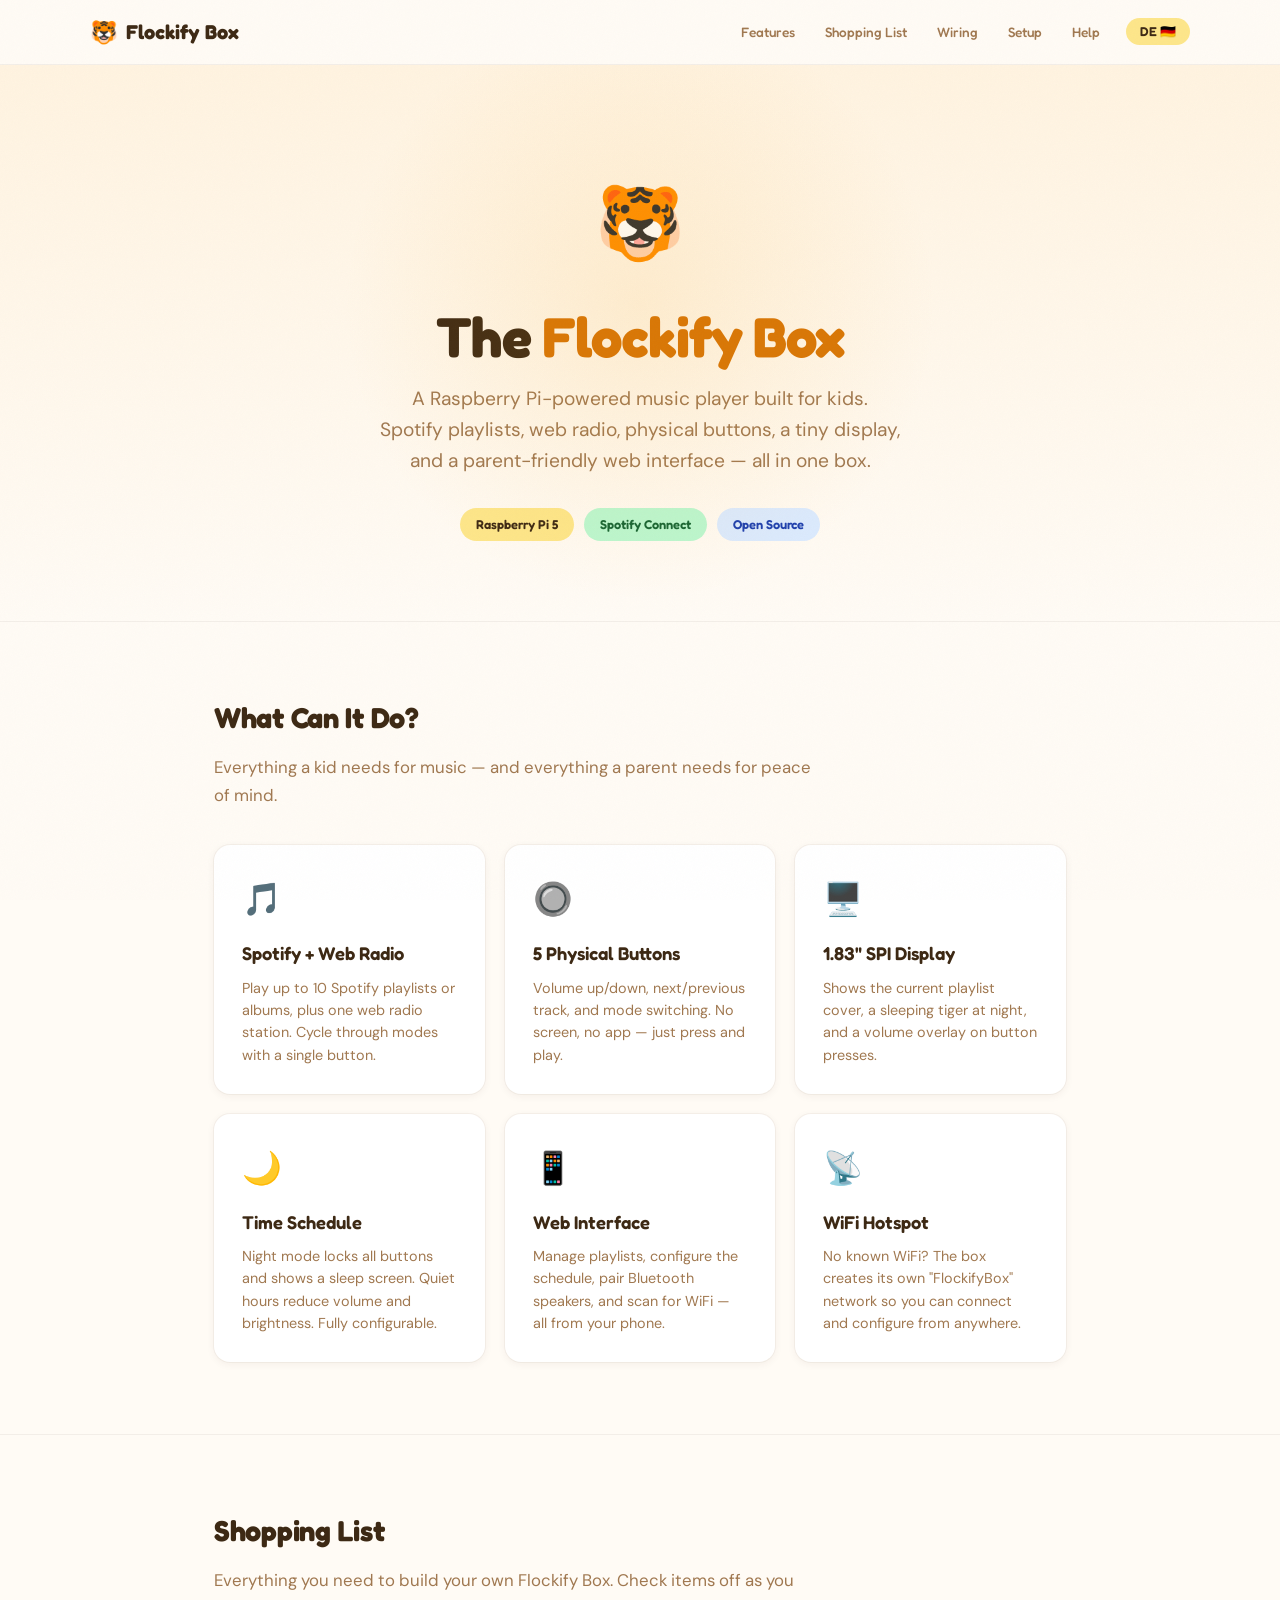
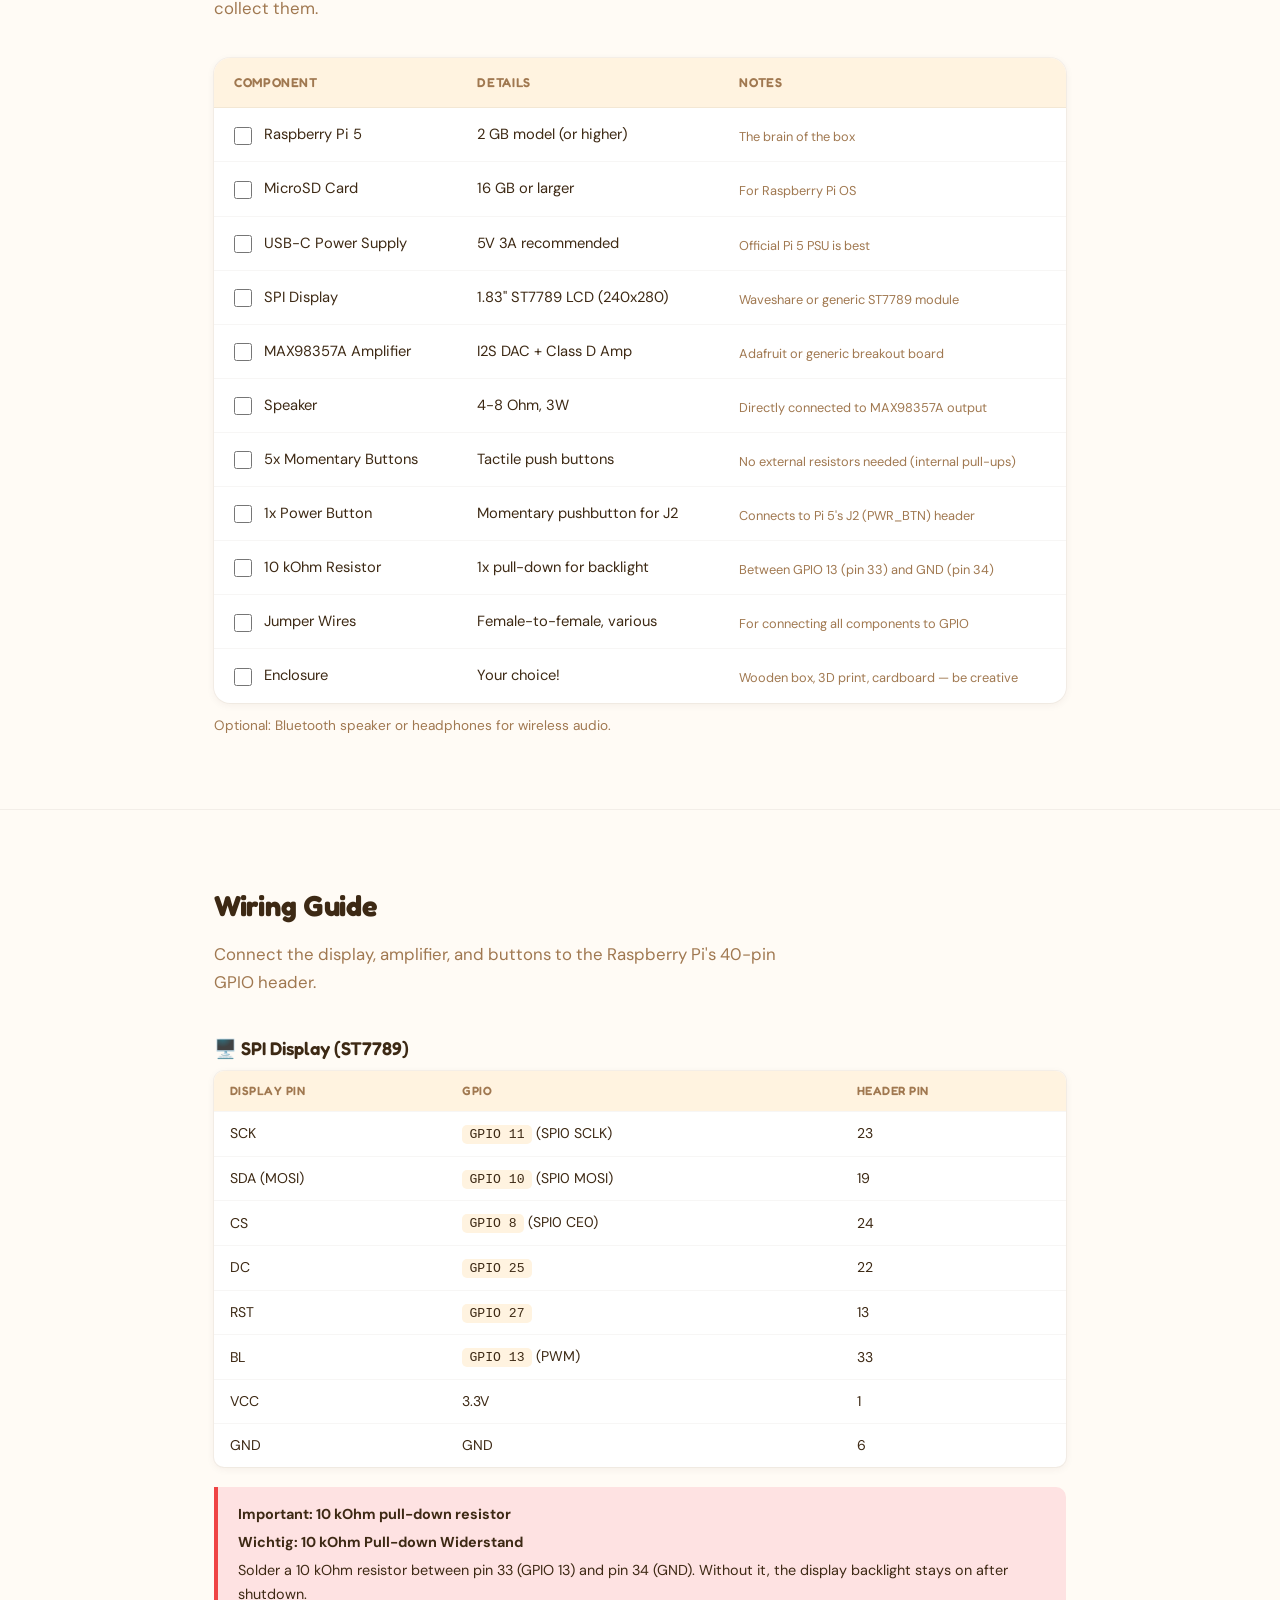
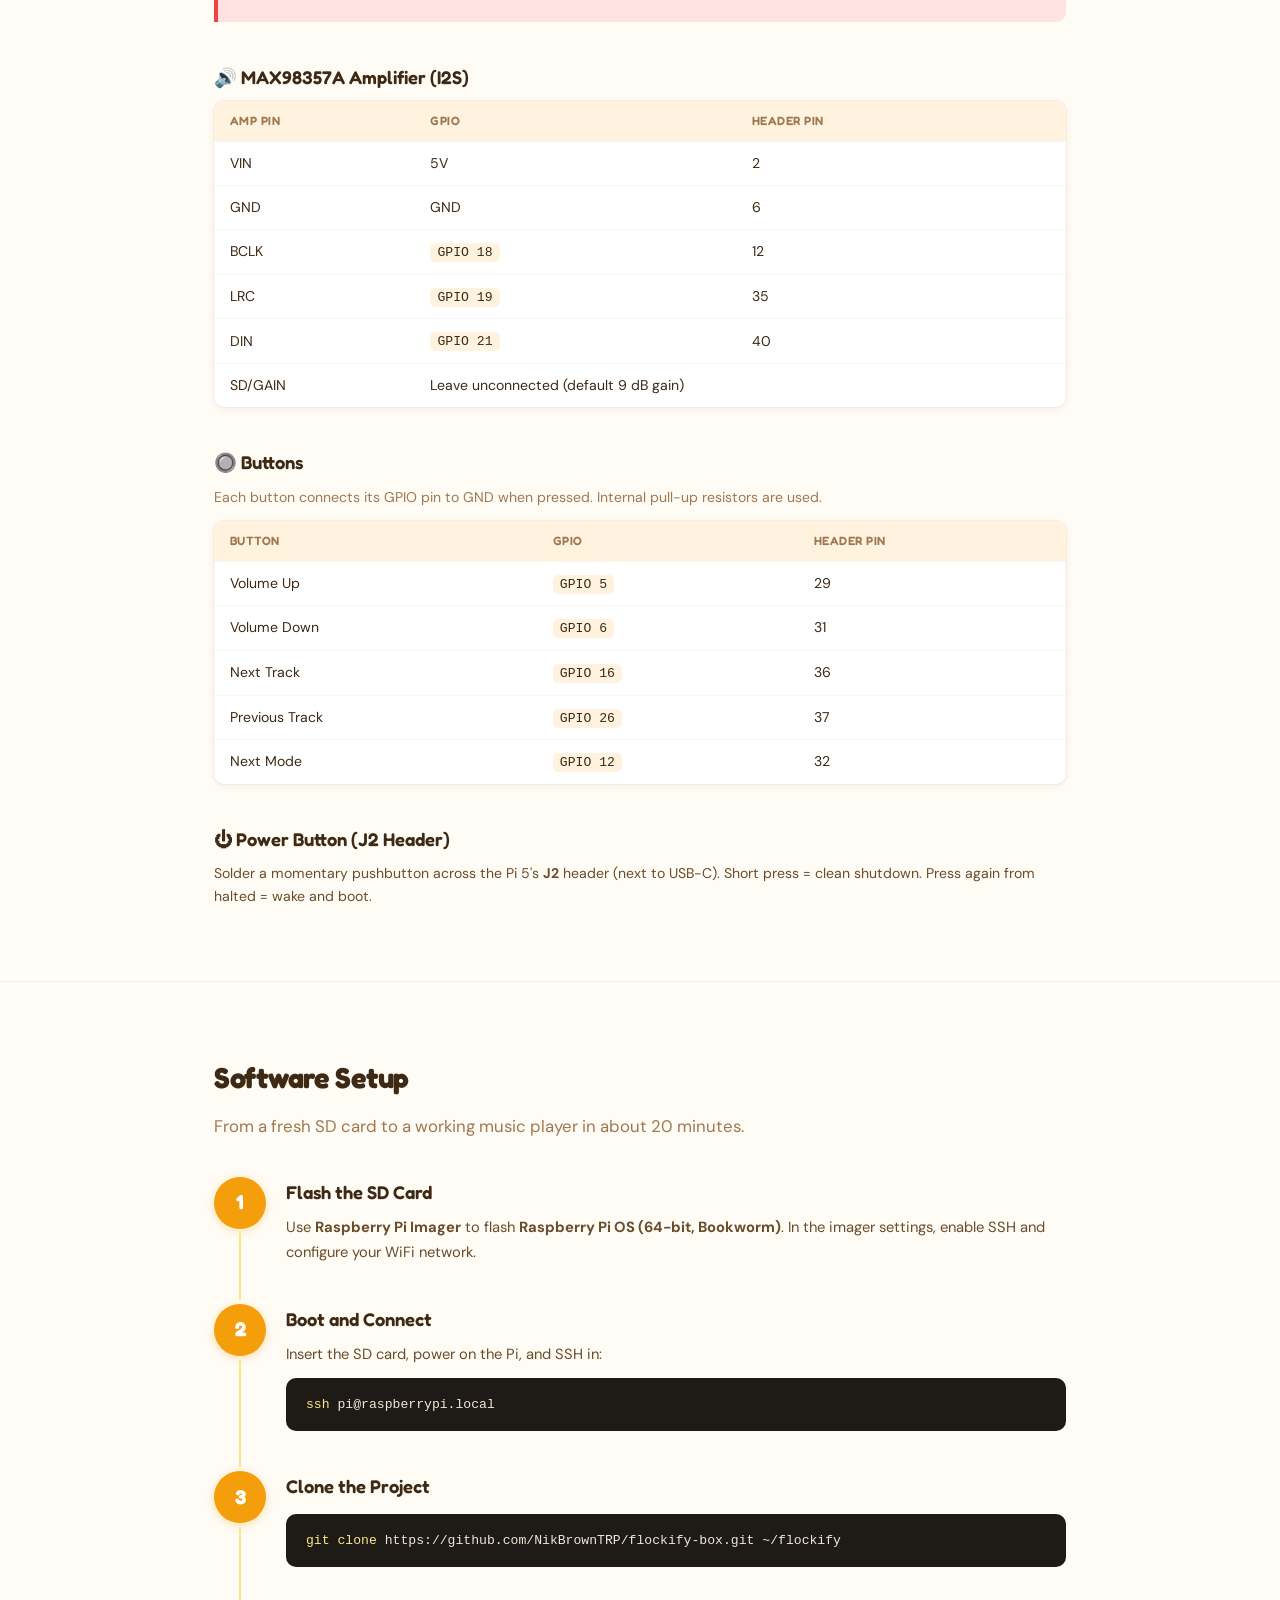
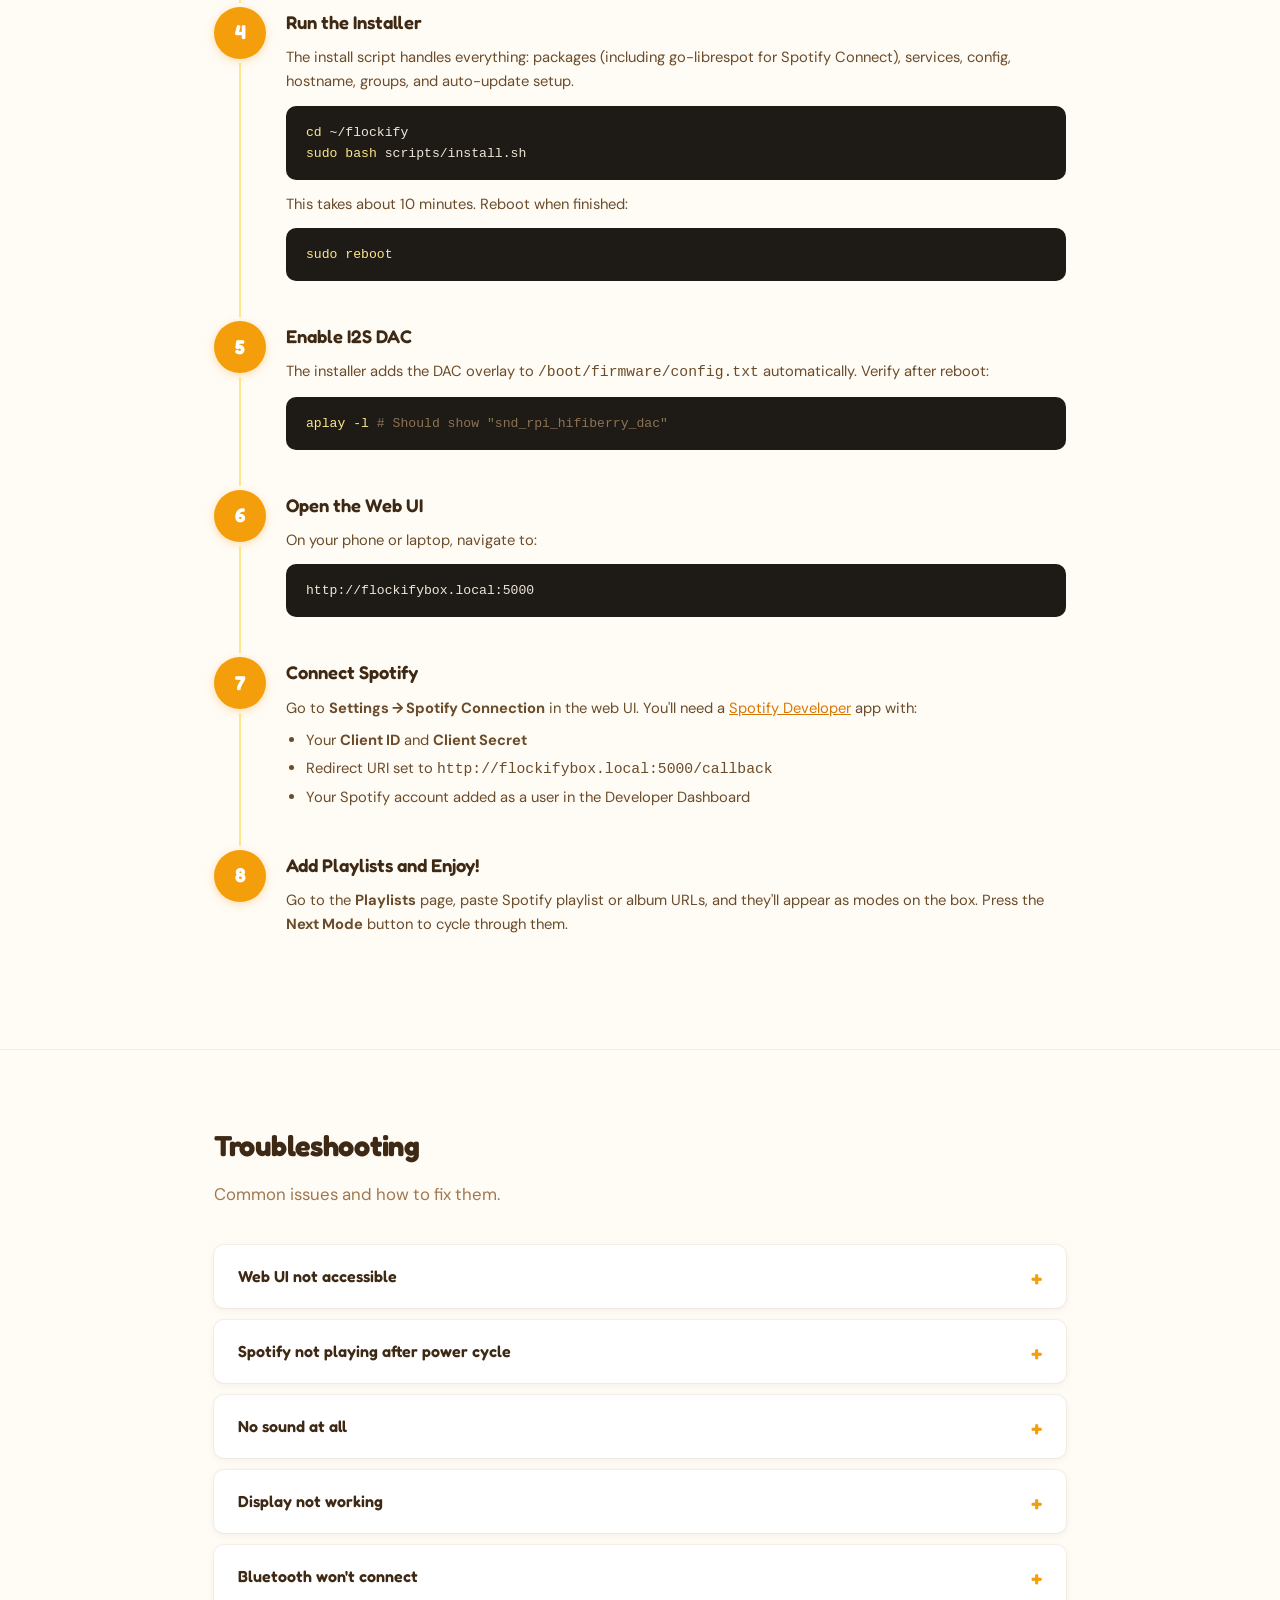
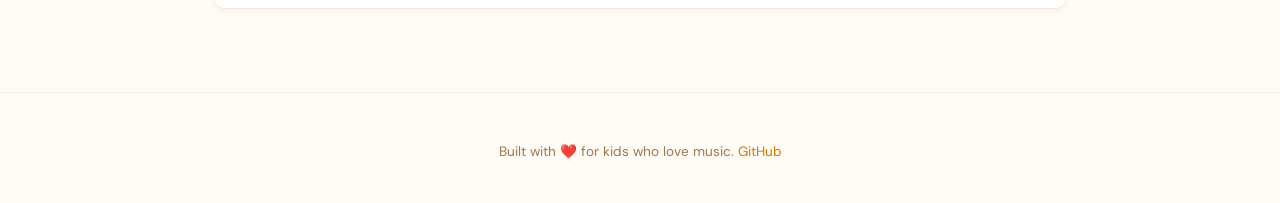
<file: docs/index.html>
<!DOCTYPE html>
<html lang="en">
<head>
<meta charset="UTF-8">
<meta name="viewport" content="width=device-width, initial-scale=1.0">
<title>Flockify Box — A Music Player for Kids</title>
<link rel="preconnect" href="https://fonts.googleapis.com">
<link rel="preconnect" href="https://fonts.gstatic.com" crossorigin>
<link href="https://fonts.googleapis.com/css2?family=Fredoka:wght@400;500;600;700&family=DM+Sans:ital,wght@0,400;0,500;0,700;1,400&display=swap" rel="stylesheet">
<style>
/* ================================================================
   FLOCKIFY BOX — Project Introduction Page
   Aesthetic: Warm, playful, handcrafted toy-project feel
   ================================================================ */

:root {
  --amber: #F59E0B;
  --amber-light: #FDE68A;
  --amber-dark: #D97706;
  --cream: #FFFBF5;
  --cream-dark: #FFF3E0;
  --brown: #3D2914;
  --brown-light: #6B4C2A;
  --brown-muted: #A07850;
  --green: #22C55E;
  --green-light: #BBF7D0;
  --red: #EF4444;
  --red-light: #FEE2E2;
  --blue: #3B82F6;
  --blue-light: #DBEAFE;
  --orange: #FB923C;
  --white: #FFFFFF;
  --shadow-sm: 0 1px 3px rgba(61, 41, 20, 0.08);
  --shadow-md: 0 4px 12px rgba(61, 41, 20, 0.1);
  --shadow-lg: 0 8px 30px rgba(61, 41, 20, 0.12);
  --shadow-card: 0 2px 8px rgba(61, 41, 20, 0.06), 0 0 0 1px rgba(61, 41, 20, 0.04);
  --radius: 16px;
  --radius-sm: 10px;
  --font-display: 'Fredoka', sans-serif;
  --font-body: 'DM Sans', sans-serif;
}

* { margin: 0; padding: 0; box-sizing: border-box; }

html {
  scroll-behavior: smooth;
  scroll-padding-top: 80px;
}

body {
  font-family: var(--font-body);
  color: var(--brown);
  background: var(--cream);
  line-height: 1.65;
  -webkit-font-smoothing: antialiased;
}

/* ---- Noise texture overlay ---- */
body::before {
  content: '';
  position: fixed;
  inset: 0;
  pointer-events: none;
  z-index: 9999;
  opacity: 0.025;
  background-image: url("data:image/svg+xml,%3Csvg viewBox='0 0 256 256' xmlns='http://www.w3.org/2000/svg'%3E%3Cfilter id='n'%3E%3CfeTurbulence type='fractalNoise' baseFrequency='0.9' numOctaves='4' stitchTiles='stitch'/%3E%3C/filter%3E%3Crect width='100%25' height='100%25' filter='url(%23n)'/%3E%3C/svg%3E");
  background-size: 256px;
}

/* ================================================================
   NAVIGATION
   ================================================================ */

nav {
  position: sticky;
  top: 0;
  z-index: 100;
  background: rgba(255, 251, 245, 0.92);
  backdrop-filter: blur(12px);
  border-bottom: 1px solid rgba(61, 41, 20, 0.06);
  padding: 0 24px;
}

.nav-inner {
  max-width: 1100px;
  margin: 0 auto;
  display: flex;
  align-items: center;
  justify-content: space-between;
  height: 64px;
}

.nav-logo {
  font-family: var(--font-display);
  font-weight: 700;
  font-size: 1.25rem;
  color: var(--brown);
  text-decoration: none;
  display: flex;
  align-items: center;
  gap: 8px;
}

.nav-logo span { font-size: 1.4rem; }

.nav-links {
  display: flex;
  gap: 6px;
  align-items: center;
  flex-wrap: wrap;
}

.nav-links a {
  font-family: var(--font-display);
  font-weight: 500;
  font-size: 0.85rem;
  color: var(--brown-muted);
  text-decoration: none;
  padding: 6px 12px;
  border-radius: 8px;
  transition: all 0.2s;
}

.nav-links a:hover {
  color: var(--brown);
  background: var(--cream-dark);
}

.lang-toggle {
  font-family: var(--font-display);
  font-weight: 600;
  font-size: 0.8rem;
  background: var(--amber-light);
  color: var(--brown);
  border: none;
  padding: 6px 14px;
  border-radius: 20px;
  cursor: pointer;
  transition: all 0.2s;
  margin-left: 8px;
}

.lang-toggle:hover {
  background: var(--amber);
  color: var(--white);
}

/* ================================================================
   LAYOUT
   ================================================================ */

.container {
  max-width: 900px;
  margin: 0 auto;
  padding: 0 24px;
}

section {
  padding: 72px 0;
}

section + section {
  border-top: 1px solid rgba(61, 41, 20, 0.06);
}

h1 {
  font-family: var(--font-display);
  font-weight: 700;
  font-size: clamp(2.2rem, 5vw, 3.5rem);
  line-height: 1.15;
  letter-spacing: -0.02em;
}

h2 {
  font-family: var(--font-display);
  font-weight: 700;
  font-size: 1.8rem;
  margin-bottom: 12px;
  letter-spacing: -0.01em;
}

h3 {
  font-family: var(--font-display);
  font-weight: 600;
  font-size: 1.15rem;
  margin-bottom: 8px;
}

.section-subtitle {
  font-size: 1.05rem;
  color: var(--brown-muted);
  margin-bottom: 36px;
  max-width: 600px;
}

/* ================================================================
   HERO
   ================================================================ */

.hero {
  padding: 100px 0 80px;
  text-align: center;
  background: linear-gradient(180deg, var(--cream-dark) 0%, var(--cream) 100%);
  position: relative;
  overflow: hidden;
}

.hero::before {
  content: '';
  position: absolute;
  top: -60px;
  left: 50%;
  transform: translateX(-50%);
  width: 600px;
  height: 600px;
  background: radial-gradient(circle, rgba(245, 158, 11, 0.12) 0%, transparent 70%);
  pointer-events: none;
}

.hero-tiger {
  font-size: 4.5rem;
  display: block;
  margin-bottom: 20px;
  animation: tiger-bounce 3s ease-in-out infinite;
}

@keyframes tiger-bounce {
  0%, 100% { transform: translateY(0); }
  50% { transform: translateY(-8px); }
}

.hero h1 {
  margin-bottom: 16px;
}

.hero h1 .highlight {
  color: var(--amber-dark);
  position: relative;
}

.hero h1 .highlight::after {
  content: '';
  position: absolute;
  bottom: 2px;
  left: 0;
  right: 0;
  height: 6px;
  background: var(--amber-light);
  border-radius: 3px;
  z-index: -1;
}

.hero-tagline {
  font-size: 1.2rem;
  color: var(--brown-muted);
  max-width: 520px;
  margin: 0 auto 32px;
  line-height: 1.6;
}

.hero-badges {
  display: flex;
  gap: 10px;
  justify-content: center;
  flex-wrap: wrap;
}

.badge {
  font-family: var(--font-display);
  font-weight: 600;
  font-size: 0.8rem;
  padding: 6px 16px;
  border-radius: 20px;
  display: inline-flex;
  align-items: center;
  gap: 6px;
}

.badge-amber { background: var(--amber-light); color: var(--brown); }
.badge-green { background: var(--green-light); color: #166534; }
.badge-blue { background: var(--blue-light); color: #1E40AF; }

/* ================================================================
   FEATURE GRID
   ================================================================ */

.feature-grid {
  display: grid;
  grid-template-columns: repeat(auto-fit, minmax(250px, 1fr));
  gap: 20px;
  margin-top: 36px;
}

.feature-card {
  background: var(--white);
  border-radius: var(--radius);
  padding: 28px;
  box-shadow: var(--shadow-card);
  transition: transform 0.2s, box-shadow 0.2s;
}

.feature-card:hover {
  transform: translateY(-3px);
  box-shadow: var(--shadow-md);
}

.feature-icon {
  font-size: 2rem;
  margin-bottom: 12px;
  display: block;
}

.feature-card p {
  font-size: 0.9rem;
  color: var(--brown-muted);
  line-height: 1.55;
}

/* ================================================================
   SHOPPING LIST
   ================================================================ */

.shopping-table {
  width: 100%;
  border-collapse: separate;
  border-spacing: 0;
  background: var(--white);
  border-radius: var(--radius);
  overflow: hidden;
  box-shadow: var(--shadow-card);
  margin-top: 24px;
}

.shopping-table th {
  font-family: var(--font-display);
  font-weight: 600;
  font-size: 0.8rem;
  text-transform: uppercase;
  letter-spacing: 0.05em;
  padding: 14px 20px;
  background: var(--cream-dark);
  text-align: left;
  color: var(--brown-muted);
  border-bottom: 1px solid rgba(61, 41, 20, 0.06);
}

.shopping-table td {
  padding: 14px 20px;
  border-bottom: 1px solid rgba(61, 41, 20, 0.04);
  font-size: 0.92rem;
  vertical-align: top;
}

.shopping-table tr:last-child td { border-bottom: none; }

.shopping-table tr:hover td {
  background: rgba(245, 158, 11, 0.03);
}

.check-item {
  cursor: pointer;
  user-select: none;
}

.check-item input[type="checkbox"] {
  accent-color: var(--green);
  width: 18px;
  height: 18px;
  vertical-align: middle;
  margin-right: 8px;
}

.check-item.checked {
  text-decoration: line-through;
  color: var(--brown-muted);
}

td .note {
  display: block;
  font-size: 0.8rem;
  color: var(--brown-muted);
  margin-top: 4px;
}

/* ================================================================
   WIRING TABLES
   ================================================================ */

.wiring-group {
  margin-top: 32px;
}

.wiring-group + .wiring-group { margin-top: 40px; }

.wiring-table {
  width: 100%;
  border-collapse: separate;
  border-spacing: 0;
  background: var(--white);
  border-radius: var(--radius-sm);
  overflow: hidden;
  box-shadow: var(--shadow-card);
  font-size: 0.88rem;
}

.wiring-table th {
  font-family: var(--font-display);
  font-weight: 600;
  font-size: 0.75rem;
  text-transform: uppercase;
  letter-spacing: 0.04em;
  padding: 10px 16px;
  background: var(--cream-dark);
  text-align: left;
  color: var(--brown-muted);
}

.wiring-table td {
  padding: 10px 16px;
  border-top: 1px solid rgba(61, 41, 20, 0.04);
}

.wiring-table code {
  font-family: 'SF Mono', 'Fira Code', monospace;
  font-size: 0.82rem;
  background: var(--cream-dark);
  padding: 2px 7px;
  border-radius: 5px;
}

.callout {
  background: var(--amber-light);
  border-left: 4px solid var(--amber);
  border-radius: 0 var(--radius-sm) var(--radius-sm) 0;
  padding: 16px 20px;
  margin-top: 20px;
  font-size: 0.9rem;
}

.callout-red {
  background: var(--red-light);
  border-left-color: var(--red);
}

.callout strong { display: block; margin-bottom: 4px; }

/* ================================================================
   SETUP STEPS
   ================================================================ */

.steps {
  counter-reset: step;
  margin-top: 36px;
}

.step {
  counter-increment: step;
  position: relative;
  padding-left: 72px;
  margin-bottom: 40px;
  min-height: 56px;
}

.step::before {
  content: counter(step);
  position: absolute;
  left: 0;
  top: 0;
  width: 52px;
  height: 52px;
  border-radius: 50%;
  background: var(--amber);
  color: var(--white);
  font-family: var(--font-display);
  font-weight: 700;
  font-size: 1.25rem;
  display: flex;
  align-items: center;
  justify-content: center;
  box-shadow: 0 2px 8px rgba(245, 158, 11, 0.3);
}

.step::after {
  content: '';
  position: absolute;
  left: 25px;
  top: 56px;
  bottom: -36px;
  width: 2px;
  background: var(--amber-light);
}

.step:last-child::after { display: none; }

.step h3 { margin-bottom: 8px; }

.step p, .step ul {
  font-size: 0.92rem;
  color: var(--brown-light);
}

.step ul {
  margin-top: 8px;
  padding-left: 20px;
}

.step li { margin-bottom: 4px; }

.code-block {
  background: #1E1B16;
  color: #F0E6D8;
  border-radius: var(--radius-sm);
  padding: 16px 20px;
  margin-top: 12px;
  font-family: 'SF Mono', 'Fira Code', monospace;
  font-size: 0.82rem;
  line-height: 1.6;
  overflow-x: auto;
  position: relative;
}

.code-block .comment { color: #8B7355; }
.code-block .cmd { color: var(--amber-light); }

/* ================================================================
   FAQ / TROUBLESHOOTING
   ================================================================ */

.faq-list { margin-top: 28px; }

.faq-item {
  background: var(--white);
  border-radius: var(--radius-sm);
  box-shadow: var(--shadow-card);
  margin-bottom: 12px;
  overflow: hidden;
}

.faq-question {
  width: 100%;
  text-align: left;
  background: none;
  border: none;
  padding: 18px 24px;
  font-family: var(--font-display);
  font-weight: 600;
  font-size: 1rem;
  color: var(--brown);
  cursor: pointer;
  display: flex;
  justify-content: space-between;
  align-items: center;
  transition: background 0.15s;
}

.faq-question:hover { background: var(--cream-dark); }

.faq-question::after {
  content: '+';
  font-size: 1.4rem;
  color: var(--amber);
  transition: transform 0.25s;
  flex-shrink: 0;
  margin-left: 12px;
}

.faq-item.open .faq-question::after {
  transform: rotate(45deg);
}

.faq-answer {
  max-height: 0;
  overflow: hidden;
  transition: max-height 0.35s ease;
}

.faq-answer-inner {
  padding: 0 24px 20px;
  font-size: 0.9rem;
  color: var(--brown-light);
  line-height: 1.6;
}

.faq-answer-inner code {
  font-family: 'SF Mono', 'Fira Code', monospace;
  font-size: 0.82rem;
  background: var(--cream-dark);
  padding: 2px 7px;
  border-radius: 5px;
}

/* ================================================================
   FOOTER
   ================================================================ */

footer {
  text-align: center;
  padding: 48px 24px;
  font-size: 0.85rem;
  color: var(--brown-muted);
  border-top: 1px solid rgba(61, 41, 20, 0.06);
}

footer a {
  color: var(--amber-dark);
  text-decoration: none;
}

/* ================================================================
   RESPONSIVE
   ================================================================ */

@media (max-width: 700px) {
  .nav-links a { display: none; }
  .hero { padding: 72px 0 56px; }
  .hero-tiger { font-size: 3.5rem; }
  section { padding: 48px 0; }
  h2 { font-size: 1.5rem; }
  .feature-grid { grid-template-columns: 1fr; }
  .shopping-table th:last-child,
  .shopping-table td:last-child { display: none; }
  .step { padding-left: 56px; }
  .step::before { width: 42px; height: 42px; font-size: 1rem; }
  .step::after { left: 20px; top: 46px; bottom: -32px; }
}

/* ================================================================
   BILINGUAL — hide inactive language
   ================================================================ */

[data-lang="de"] { display: none; }
html[lang="de"] [data-lang="de"] { display: revert; }
html[lang="de"] [data-lang="en"] { display: none; }
</style>
</head>
<body>

<!-- ============================================================
     NAVIGATION
     ============================================================ -->
<nav>
  <div class="nav-inner">
    <a href="#" class="nav-logo"><span>🐯</span> Flockify Box</a>
    <div class="nav-links">
      <a href="#features" data-lang="en">Features</a>
      <a href="#features" data-lang="de">Funktionen</a>
      <a href="#shopping" data-lang="en">Shopping List</a>
      <a href="#shopping" data-lang="de">Einkaufsliste</a>
      <a href="#wiring" data-lang="en">Wiring</a>
      <a href="#wiring" data-lang="de">Verkabelung</a>
      <a href="#setup" data-lang="en">Setup</a>
      <a href="#setup" data-lang="de">Einrichtung</a>
      <a href="#troubleshooting" data-lang="en">Help</a>
      <a href="#troubleshooting" data-lang="de">Hilfe</a>
      <button class="lang-toggle" onclick="toggleLang()">DE 🇩🇪</button>
    </div>
  </div>
</nav>

<!-- ============================================================
     HERO
     ============================================================ -->
<section class="hero" id="top">
  <div class="container">
    <span class="hero-tiger">🐯</span>
    <h1>
      <span data-lang="en">The <span class="highlight">Flockify Box</span></span>
      <span data-lang="de">Die <span class="highlight">Flockify Box</span></span>
    </h1>
    <p class="hero-tagline" data-lang="en">
      A Raspberry Pi-powered music player built for kids.
      Spotify playlists, web radio, physical buttons, a tiny display,
      and a parent-friendly web interface — all in one box.
    </p>
    <p class="hero-tagline" data-lang="de">
      Ein Raspberry Pi Musikplayer, gebaut für Kinder.
      Spotify-Playlists, Webradio, physische Tasten, ein kleines Display
      und ein elternfreundliches Webinterface — alles in einer Box.
    </p>
    <div class="hero-badges">
      <span class="badge badge-amber">Raspberry Pi 5</span>
      <span class="badge badge-green">Spotify Connect</span>
      <span class="badge badge-blue">Open Source</span>
    </div>
  </div>
</section>

<!-- ============================================================
     FEATURES
     ============================================================ -->
<section id="features">
  <div class="container">
    <h2>
      <span data-lang="en">What Can It Do?</span>
      <span data-lang="de">Was kann die Box?</span>
    </h2>
    <p class="section-subtitle" data-lang="en">Everything a kid needs for music — and everything a parent needs for peace of mind.</p>
    <p class="section-subtitle" data-lang="de">Alles was ein Kind für Musik braucht — und alles was Eltern für ruhige Nächte brauchen.</p>

    <div class="feature-grid">
      <div class="feature-card">
        <span class="feature-icon">🎵</span>
        <h3 data-lang="en">Spotify + Web Radio</h3>
        <h3 data-lang="de">Spotify + Webradio</h3>
        <p data-lang="en">Play up to 10 Spotify playlists or albums, plus one web radio station. Cycle through modes with a single button.</p>
        <p data-lang="de">Bis zu 10 Spotify-Playlists oder Alben abspielen, plus einen Webradio-Sender. Mit einem Knopf zwischen Modi wechseln.</p>
      </div>
      <div class="feature-card">
        <span class="feature-icon">🔘</span>
        <h3 data-lang="en">5 Physical Buttons</h3>
        <h3 data-lang="de">5 Physische Tasten</h3>
        <p data-lang="en">Volume up/down, next/previous track, and mode switching. No screen, no app — just press and play.</p>
        <p data-lang="de">Lautstärke hoch/runter, nächster/vorheriger Titel und Moduswechsel. Kein Bildschirm, keine App — einfach drücken und spielen.</p>
      </div>
      <div class="feature-card">
        <span class="feature-icon">🖥️</span>
        <h3 data-lang="en">1.83" SPI Display</h3>
        <h3 data-lang="de">1.83" SPI Display</h3>
        <p data-lang="en">Shows the current playlist cover, a sleeping tiger at night, and a volume overlay on button presses.</p>
        <p data-lang="de">Zeigt das aktuelle Playlist-Cover, einen schlafenden Tiger nachts und ein Lautstärke-Overlay bei Tastendruck.</p>
      </div>
      <div class="feature-card">
        <span class="feature-icon">🌙</span>
        <h3 data-lang="en">Time Schedule</h3>
        <h3 data-lang="de">Zeitplan</h3>
        <p data-lang="en">Night mode locks all buttons and shows a sleep screen. Quiet hours reduce volume and brightness. Fully configurable.</p>
        <p data-lang="de">Nachtmodus sperrt alle Tasten und zeigt den Schlaf-Bildschirm. Ruhestunden reduzieren Lautstärke und Helligkeit. Voll konfigurierbar.</p>
      </div>
      <div class="feature-card">
        <span class="feature-icon">📱</span>
        <h3 data-lang="en">Web Interface</h3>
        <h3 data-lang="de">Webinterface</h3>
        <p data-lang="en">Manage playlists, configure the schedule, pair Bluetooth speakers, and scan for WiFi — all from your phone.</p>
        <p data-lang="de">Playlists verwalten, Zeitplan konfigurieren, Bluetooth-Lautsprecher koppeln und WiFi scannen — alles vom Handy aus.</p>
      </div>
      <div class="feature-card">
        <span class="feature-icon">📡</span>
        <h3 data-lang="en">WiFi Hotspot</h3>
        <h3 data-lang="de">WiFi Hotspot</h3>
        <p data-lang="en">No known WiFi? The box creates its own "FlockifyBox" network so you can connect and configure from anywhere.</p>
        <p data-lang="de">Kein bekanntes WiFi? Die Box erstellt ihr eigenes "FlockifyBox"-Netzwerk, damit du dich von überall verbinden und konfigurieren kannst.</p>
      </div>
    </div>
  </div>
</section>

<!-- ============================================================
     SHOPPING LIST
     ============================================================ -->
<section id="shopping">
  <div class="container">
    <h2>
      <span data-lang="en">Shopping List</span>
      <span data-lang="de">Einkaufsliste</span>
    </h2>
    <p class="section-subtitle" data-lang="en">Everything you need to build your own Flockify Box. Check items off as you collect them.</p>
    <p class="section-subtitle" data-lang="de">Alles was du brauchst, um deine eigene Flockify Box zu bauen. Hake Teile ab, wenn du sie hast.</p>

    <table class="shopping-table">
      <thead>
        <tr>
          <th data-lang="en">Component</th>
          <th data-lang="de">Bauteil</th>
          <th data-lang="en">Details</th>
          <th data-lang="de">Details</th>
          <th data-lang="en">Notes</th>
          <th data-lang="de">Hinweise</th>
        </tr>
      </thead>
      <tbody>
        <tr>
          <td><label class="check-item"><input type="checkbox"> Raspberry Pi 5</label></td>
          <td data-lang="en">2 GB model (or higher)</td>
          <td data-lang="de">2 GB Modell (oder mehr)</td>
          <td data-lang="en"><span class="note">The brain of the box</span></td>
          <td data-lang="de"><span class="note">Das Gehirn der Box</span></td>
        </tr>
        <tr>
          <td><label class="check-item"><input type="checkbox"> MicroSD Card</label></td>
          <td data-lang="en">16 GB or larger</td>
          <td data-lang="de">16 GB oder größer</td>
          <td data-lang="en"><span class="note">For Raspberry Pi OS</span></td>
          <td data-lang="de"><span class="note">Für Raspberry Pi OS</span></td>
        </tr>
        <tr>
          <td><label class="check-item"><input type="checkbox"> USB-C Power Supply</label></td>
          <td data-lang="en">5V 3A recommended</td>
          <td data-lang="de">5V 3A empfohlen</td>
          <td data-lang="en"><span class="note">Official Pi 5 PSU is best</span></td>
          <td data-lang="de"><span class="note">Offizielles Pi 5 Netzteil ist am besten</span></td>
        </tr>
        <tr>
          <td><label class="check-item"><input type="checkbox"> SPI Display</label></td>
          <td data-lang="en">1.83" ST7789 LCD (240x280)</td>
          <td data-lang="de">1.83" ST7789 LCD (240x280)</td>
          <td data-lang="en"><span class="note">Waveshare or generic ST7789 module</span></td>
          <td data-lang="de"><span class="note">Waveshare oder generisches ST7789 Modul</span></td>
        </tr>
        <tr>
          <td><label class="check-item"><input type="checkbox"> MAX98357A Amplifier</label></td>
          <td data-lang="en">I2S DAC + Class D Amp</td>
          <td data-lang="de">I2S DAC + Class D Verstärker</td>
          <td data-lang="en"><span class="note">Adafruit or generic breakout board</span></td>
          <td data-lang="de"><span class="note">Adafruit oder generisches Breakout Board</span></td>
        </tr>
        <tr>
          <td><label class="check-item"><input type="checkbox"> Speaker</label></td>
          <td data-lang="en">4-8 Ohm, 3W</td>
          <td data-lang="de">4-8 Ohm, 3W</td>
          <td data-lang="en"><span class="note">Directly connected to MAX98357A output</span></td>
          <td data-lang="de"><span class="note">Direkt an MAX98357A Ausgang anschließen</span></td>
        </tr>
        <tr>
          <td><label class="check-item"><input type="checkbox"> 5x Momentary Buttons</label></td>
          <td data-lang="en">Tactile push buttons</td>
          <td data-lang="de">Taktile Drucktaster</td>
          <td data-lang="en"><span class="note">No external resistors needed (internal pull-ups)</span></td>
          <td data-lang="de"><span class="note">Keine externen Widerstände nötig (interne Pull-ups)</span></td>
        </tr>
        <tr>
          <td><label class="check-item"><input type="checkbox"> 1x Power Button</label></td>
          <td data-lang="en">Momentary pushbutton for J2</td>
          <td data-lang="de">Momentan-Taster für J2</td>
          <td data-lang="en"><span class="note">Connects to Pi 5's J2 (PWR_BTN) header</span></td>
          <td data-lang="de"><span class="note">Verbindet mit Pi 5's J2 (PWR_BTN) Header</span></td>
        </tr>
        <tr>
          <td><label class="check-item"><input type="checkbox"> 10 kOhm Resistor</label></td>
          <td data-lang="en">1x pull-down for backlight</td>
          <td data-lang="de">1x Pull-down für Hintergrundbeleuchtung</td>
          <td data-lang="en"><span class="note">Between GPIO 13 (pin 33) and GND (pin 34)</span></td>
          <td data-lang="de"><span class="note">Zwischen GPIO 13 (Pin 33) und GND (Pin 34)</span></td>
        </tr>
        <tr>
          <td><label class="check-item"><input type="checkbox"> Jumper Wires</label></td>
          <td data-lang="en">Female-to-female, various</td>
          <td data-lang="de">Buchse-zu-Buchse, diverse</td>
          <td data-lang="en"><span class="note">For connecting all components to GPIO</span></td>
          <td data-lang="de"><span class="note">Zum Verbinden aller Komponenten mit GPIO</span></td>
        </tr>
        <tr>
          <td><label class="check-item"><input type="checkbox"> Enclosure</label></td>
          <td data-lang="en">Your choice!</td>
          <td data-lang="de">Deine Wahl!</td>
          <td data-lang="en"><span class="note">Wooden box, 3D print, cardboard — be creative</span></td>
          <td data-lang="de"><span class="note">Holzbox, 3D-Druck, Karton — sei kreativ</span></td>
        </tr>
      </tbody>
    </table>

    <p style="margin-top:12px; font-size:0.85rem; color: var(--brown-muted);">
      <span data-lang="en">Optional: Bluetooth speaker or headphones for wireless audio.</span>
      <span data-lang="de">Optional: Bluetooth-Lautsprecher oder Kopfhörer für drahtloses Audio.</span>
    </p>
  </div>
</section>

<!-- ============================================================
     WIRING
     ============================================================ -->
<section id="wiring">
  <div class="container">
    <h2>
      <span data-lang="en">Wiring Guide</span>
      <span data-lang="de">Verkabelungsanleitung</span>
    </h2>
    <p class="section-subtitle" data-lang="en">Connect the display, amplifier, and buttons to the Raspberry Pi's 40-pin GPIO header.</p>
    <p class="section-subtitle" data-lang="de">Verbinde Display, Verstärker und Tasten mit dem 40-Pin GPIO-Header des Raspberry Pi.</p>

    <!-- SPI Display -->
    <div class="wiring-group">
      <h3>🖥️ SPI Display (ST7789)</h3>
      <table class="wiring-table">
        <thead><tr><th>Display Pin</th><th>GPIO</th><th>Header Pin</th></tr></thead>
        <tbody>
          <tr><td>SCK</td><td><code>GPIO 11</code> (SPI0 SCLK)</td><td>23</td></tr>
          <tr><td>SDA (MOSI)</td><td><code>GPIO 10</code> (SPI0 MOSI)</td><td>19</td></tr>
          <tr><td>CS</td><td><code>GPIO 8</code> (SPI0 CE0)</td><td>24</td></tr>
          <tr><td>DC</td><td><code>GPIO 25</code></td><td>22</td></tr>
          <tr><td>RST</td><td><code>GPIO 27</code></td><td>13</td></tr>
          <tr><td>BL</td><td><code>GPIO 13</code> (PWM)</td><td>33</td></tr>
          <tr><td>VCC</td><td>3.3V</td><td>1</td></tr>
          <tr><td>GND</td><td>GND</td><td>6</td></tr>
        </tbody>
      </table>
      <div class="callout callout-red">
        <strong data-lang="en">Important: 10 kOhm pull-down resistor</strong>
        <strong data-lang="de">Wichtig: 10 kOhm Pull-down Widerstand</strong>
        <span data-lang="en">Solder a 10 kOhm resistor between pin 33 (GPIO 13) and pin 34 (GND). Without it, the display backlight stays on after shutdown.</span>
        <span data-lang="de">Einen 10 kOhm Widerstand zwischen Pin 33 (GPIO 13) und Pin 34 (GND) löten. Ohne diesen bleibt die Hintergrundbeleuchtung nach dem Herunterfahren an.</span>
      </div>
    </div>

    <!-- MAX98357A -->
    <div class="wiring-group">
      <h3>🔊 MAX98357A Amplifier (I2S)</h3>
      <table class="wiring-table">
        <thead><tr><th>Amp Pin</th><th>GPIO</th><th>Header Pin</th></tr></thead>
        <tbody>
          <tr><td>VIN</td><td>5V</td><td>2</td></tr>
          <tr><td>GND</td><td>GND</td><td>6</td></tr>
          <tr><td>BCLK</td><td><code>GPIO 18</code></td><td>12</td></tr>
          <tr><td>LRC</td><td><code>GPIO 19</code></td><td>35</td></tr>
          <tr><td>DIN</td><td><code>GPIO 21</code></td><td>40</td></tr>
          <tr><td>SD/GAIN</td><td colspan="2">
            <span data-lang="en">Leave unconnected (default 9 dB gain)</span>
            <span data-lang="de">Nicht verbinden (Standard 9 dB Verstärkung)</span>
          </td></tr>
        </tbody>
      </table>
    </div>

    <!-- Buttons -->
    <div class="wiring-group">
      <h3>🔘 Buttons</h3>
      <p style="font-size:0.88rem; color: var(--brown-muted); margin-bottom:12px;">
        <span data-lang="en">Each button connects its GPIO pin to GND when pressed. Internal pull-up resistors are used.</span>
        <span data-lang="de">Jede Taste verbindet ihren GPIO-Pin mit GND beim Drücken. Interne Pull-up Widerstände werden verwendet.</span>
      </p>
      <table class="wiring-table">
        <thead>
          <tr>
            <th data-lang="en">Button</th>
            <th data-lang="de">Taste</th>
            <th>GPIO</th>
            <th>Header Pin</th>
          </tr>
        </thead>
        <tbody>
          <tr><td data-lang="en">Volume Up</td><td data-lang="de">Lauter</td><td><code>GPIO 5</code></td><td>29</td></tr>
          <tr><td data-lang="en">Volume Down</td><td data-lang="de">Leiser</td><td><code>GPIO 6</code></td><td>31</td></tr>
          <tr><td data-lang="en">Next Track</td><td data-lang="de">Nächster Titel</td><td><code>GPIO 16</code></td><td>36</td></tr>
          <tr><td data-lang="en">Previous Track</td><td data-lang="de">Vorheriger Titel</td><td><code>GPIO 26</code></td><td>37</td></tr>
          <tr><td data-lang="en">Next Mode</td><td data-lang="de">Nächster Modus</td><td><code>GPIO 12</code></td><td>32</td></tr>
        </tbody>
      </table>
    </div>

    <!-- Power Button -->
    <div class="wiring-group">
      <h3>⏻ Power Button (J2 Header)</h3>
      <p style="font-size:0.88rem; color: var(--brown-light);">
        <span data-lang="en">Solder a momentary pushbutton across the Pi 5's <strong>J2</strong> header (next to USB-C). Short press = clean shutdown. Press again from halted = wake and boot.</span>
        <span data-lang="de">Einen Momentan-Taster an den <strong>J2</strong> Header des Pi 5 löten (neben USB-C). Kurz drücken = sauberes Herunterfahren. Erneut drücken = Aufwachen und Hochfahren.</span>
      </p>
    </div>
  </div>
</section>

<!-- ============================================================
     SOFTWARE SETUP
     ============================================================ -->
<section id="setup">
  <div class="container">
    <h2>
      <span data-lang="en">Software Setup</span>
      <span data-lang="de">Software-Einrichtung</span>
    </h2>
    <p class="section-subtitle" data-lang="en">From a fresh SD card to a working music player in about 20 minutes.</p>
    <p class="section-subtitle" data-lang="de">Von einer frischen SD-Karte zum funktionierenden Musikplayer in etwa 20 Minuten.</p>

    <div class="steps">
      <div class="step">
        <h3 data-lang="en">Flash the SD Card</h3>
        <h3 data-lang="de">SD-Karte flashen</h3>
        <p data-lang="en">Use <strong>Raspberry Pi Imager</strong> to flash <strong>Raspberry Pi OS (64-bit, Bookworm)</strong>. In the imager settings, enable SSH and configure your WiFi network.</p>
        <p data-lang="de">Verwende den <strong>Raspberry Pi Imager</strong> um <strong>Raspberry Pi OS (64-bit, Bookworm)</strong> zu flashen. In den Imager-Einstellungen SSH aktivieren und dein WiFi-Netzwerk konfigurieren.</p>
      </div>

      <div class="step">
        <h3 data-lang="en">Boot and Connect</h3>
        <h3 data-lang="de">Starten und Verbinden</h3>
        <p data-lang="en">Insert the SD card, power on the Pi, and SSH in:</p>
        <p data-lang="de">SD-Karte einsetzen, Pi einschalten und per SSH verbinden:</p>
        <div class="code-block"><span class="cmd">ssh</span> pi@raspberrypi.local</div>
      </div>

      <div class="step">
        <h3 data-lang="en">Clone the Project</h3>
        <h3 data-lang="de">Projekt klonen</h3>
        <div class="code-block"><span class="cmd">git clone</span> https://github.com/NikBrownTRP/flockify-box.git ~/flockify</div>
      </div>

      <div class="step">
        <h3 data-lang="en">Run the Installer</h3>
        <h3 data-lang="de">Installer ausführen</h3>
        <p data-lang="en">The install script handles everything: packages (including go-librespot for Spotify Connect), services, config, hostname, groups, and auto-update setup.</p>
        <p data-lang="de">Das Installationsskript erledigt alles: Pakete (einschließlich go-librespot für Spotify Connect), Dienste, Konfiguration, Hostname, Gruppen und Auto-Update Setup.</p>
        <div class="code-block"><span class="cmd">cd</span> ~/flockify<br><span class="cmd">sudo bash</span> scripts/install.sh</div>
        <p style="margin-top:12px;" data-lang="en">This takes about 10 minutes. Reboot when finished:</p>
        <p style="margin-top:12px;" data-lang="de">Das dauert etwa 10 Minuten. Nach Abschluss neu starten:</p>
        <div class="code-block"><span class="cmd">sudo reboot</span></div>
      </div>

      <div class="step">
        <h3 data-lang="en">Enable I2S DAC</h3>
        <h3 data-lang="de">I2S DAC aktivieren</h3>
        <p data-lang="en">The installer adds the DAC overlay to <code>/boot/firmware/config.txt</code> automatically. Verify after reboot:</p>
        <p data-lang="de">Der Installer fügt das DAC-Overlay automatisch zu <code>/boot/firmware/config.txt</code> hinzu. Nach Neustart überprüfen:</p>
        <div class="code-block"><span class="cmd">aplay -l</span> <span class="comment"># Should show "snd_rpi_hifiberry_dac"</span></div>
      </div>

      <div class="step">
        <h3 data-lang="en">Open the Web UI</h3>
        <h3 data-lang="de">Webinterface öffnen</h3>
        <p data-lang="en">On your phone or laptop, navigate to:</p>
        <p data-lang="de">Auf deinem Handy oder Laptop, navigiere zu:</p>
        <div class="code-block">http://flockifybox.local:5000</div>
      </div>

      <div class="step">
        <h3 data-lang="en">Connect Spotify</h3>
        <h3 data-lang="de">Spotify verbinden</h3>
        <p data-lang="en">Go to <strong>Settings → Spotify Connection</strong> in the web UI. You'll need a <a href="https://developer.spotify.com/dashboard" target="_blank" style="color:var(--amber-dark);">Spotify Developer</a> app with:</p>
        <p data-lang="de">Gehe zu <strong>Einstellungen → Spotify Verbindung</strong> im Webinterface. Du brauchst eine <a href="https://developer.spotify.com/dashboard" target="_blank" style="color:var(--amber-dark);">Spotify Developer</a> App mit:</p>
        <ul>
          <li data-lang="en">Your <strong>Client ID</strong> and <strong>Client Secret</strong></li>
          <li data-lang="de">Deiner <strong>Client ID</strong> und deinem <strong>Client Secret</strong></li>
          <li data-lang="en">Redirect URI set to <code>http://flockifybox.local:5000/callback</code></li>
          <li data-lang="de">Redirect URI gesetzt auf <code>http://flockifybox.local:5000/callback</code></li>
          <li data-lang="en">Your Spotify account added as a user in the Developer Dashboard</li>
          <li data-lang="de">Dein Spotify-Konto als Benutzer im Developer Dashboard hinzugefügt</li>
        </ul>
      </div>

      <div class="step">
        <h3 data-lang="en">Add Playlists and Enjoy!</h3>
        <h3 data-lang="de">Playlists hinzufügen und genießen!</h3>
        <p data-lang="en">Go to the <strong>Playlists</strong> page, paste Spotify playlist or album URLs, and they'll appear as modes on the box. Press the <strong>Next Mode</strong> button to cycle through them.</p>
        <p data-lang="de">Gehe zur <strong>Playlists</strong>-Seite, füge Spotify-Playlist- oder Album-URLs ein, und sie erscheinen als Modi auf der Box. Drücke den <strong>Nächster Modus</strong> Knopf, um durch sie zu wechseln.</p>
      </div>
    </div>
  </div>
</section>

<!-- ============================================================
     TROUBLESHOOTING
     ============================================================ -->
<section id="troubleshooting">
  <div class="container">
    <h2>
      <span data-lang="en">Troubleshooting</span>
      <span data-lang="de">Problembehandlung</span>
    </h2>
    <p class="section-subtitle" data-lang="en">Common issues and how to fix them.</p>
    <p class="section-subtitle" data-lang="de">Häufige Probleme und ihre Lösungen.</p>

    <div class="faq-list">

      <div class="faq-item">
        <button class="faq-question" onclick="toggleFaq(this)">
          <span>
            <span data-lang="en">Web UI not accessible</span>
            <span data-lang="de">Webinterface nicht erreichbar</span>
          </span>
        </button>
        <div class="faq-answer"><div class="faq-answer-inner">
          <p data-lang="en">Check if the Pi is on WiFi: <code>hostname -I</code>. Check the service: <code>sudo systemctl status flockify</code>. Try the IP directly: <code>http://&lt;PI_IP&gt;:5000</code>. If there's no WiFi, connect to the <strong>FlockifyBox</strong> hotspot (password: <code>flockify123</code>) and visit <code>http://192.168.4.1:5000</code>.</p>
          <p data-lang="de">Prüfe ob der Pi im WiFi ist: <code>hostname -I</code>. Dienst prüfen: <code>sudo systemctl status flockify</code>. IP direkt probieren: <code>http://&lt;PI_IP&gt;:5000</code>. Wenn kein WiFi verfügbar ist, verbinde dich mit dem <strong>FlockifyBox</strong> Hotspot (Passwort: <code>flockify123</code>) und besuche <code>http://192.168.4.1:5000</code>.</p>
        </div></div>
      </div>

      <div class="faq-item">
        <button class="faq-question" onclick="toggleFaq(this)">
          <span>
            <span data-lang="en">Spotify not playing after power cycle</span>
            <span data-lang="de">Spotify spielt nach Neustart nicht</span>
          </span>
        </button>
        <div class="faq-answer"><div class="faq-answer-inner">
          <p data-lang="en">go-librespot auto-reconnects after a power cycle. If playback doesn't start, open Spotify on your phone, tap the "Connect to a device" icon, and select <strong>flockifybox</strong>. This should only be needed on first setup.</p>
          <p data-lang="de">go-librespot verbindet sich nach einem Neustart automatisch. Falls die Wiedergabe nicht startet, öffne Spotify auf deinem Handy, tippe auf das "Mit Gerät verbinden" Symbol und wähle <strong>flockifybox</strong>. Dies sollte nur bei der Ersteinrichtung nötig sein.</p>
        </div></div>
      </div>

      <div class="faq-item">
        <button class="faq-question" onclick="toggleFaq(this)">
          <span>
            <span data-lang="en">No sound at all</span>
            <span data-lang="de">Gar kein Ton</span>
          </span>
        </button>
        <div class="faq-answer"><div class="faq-answer-inner">
          <p data-lang="en">Check audio sinks: <code>pactl list sinks short</code>. Verify the DAC: <code>aplay -l</code> (should show <code>snd_rpi_hifiberry_dac</code>). Check wiring to the MAX98357A amplifier and speaker connections.</p>
          <p data-lang="de">Audio-Senken prüfen: <code>pactl list sinks short</code>. DAC überprüfen: <code>aplay -l</code> (sollte <code>snd_rpi_hifiberry_dac</code> zeigen). Verkabelung zum MAX98357A Verstärker und Lautsprecheranschlüsse prüfen.</p>
        </div></div>
      </div>

      <div class="faq-item">
        <button class="faq-question" onclick="toggleFaq(this)">
          <span>
            <span data-lang="en">Display not working</span>
            <span data-lang="de">Display funktioniert nicht</span>
          </span>
        </button>
        <div class="faq-answer"><div class="faq-answer-inner">
          <p data-lang="en">Verify SPI is enabled: <code>ls /dev/spidev0.*</code>. Check wiring: DC→GPIO25, RST→GPIO27, BL→GPIO13. Test: <code>python3 -c "from lib.spi_display_lib import SPIDisplay; d = SPIDisplay(); d.init(); d.clear((255,0,0))"</code></p>
          <p data-lang="de">SPI aktiviert prüfen: <code>ls /dev/spidev0.*</code>. Verkabelung prüfen: DC→GPIO25, RST→GPIO27, BL→GPIO13. Test: <code>python3 -c "from lib.spi_display_lib import SPIDisplay; d = SPIDisplay(); d.init(); d.clear((255,0,0))"</code></p>
        </div></div>
      </div>

      <div class="faq-item">
        <button class="faq-question" onclick="toggleFaq(this)">
          <span>
            <span data-lang="en">Bluetooth won't connect</span>
            <span data-lang="de">Bluetooth verbindet sich nicht</span>
          </span>
        </button>
        <div class="faq-answer"><div class="faq-answer-inner">
          <p data-lang="en">Make sure the target device is in pairing mode. Check Bluetooth is on: <code>bluetoothctl show</code> → look for <code>Powered: yes</code>. Try manually: <code>bluetoothctl scan on</code>, then <code>pair &lt;address&gt;</code>.</p>
          <p data-lang="de">Stelle sicher, dass das Zielgerät im Kopplungsmodus ist. Bluetooth an: <code>bluetoothctl show</code> → suche nach <code>Powered: yes</code>. Manuell versuchen: <code>bluetoothctl scan on</code>, dann <code>pair &lt;Adresse&gt;</code>.</p>
        </div></div>
      </div>

    </div>
  </div>
</section>

<!-- ============================================================
     FOOTER
     ============================================================ -->
<footer>
  <p>
    <span data-lang="en">Built with ❤️ for kids who love music. </span>
    <span data-lang="de">Gebaut mit ❤️ für Kinder, die Musik lieben. </span>
    <a href="https://github.com/NikBrownTRP/flockify-box" target="_blank">GitHub</a>
  </p>
</footer>

<!-- ============================================================
     SCRIPTS
     ============================================================ -->
<script>
// Language toggle
function toggleLang() {
  const html = document.documentElement;
  const btn = document.querySelector('.lang-toggle');
  if (html.lang === 'en') {
    html.lang = 'de';
    btn.textContent = 'EN 🇬🇧';
  } else {
    html.lang = 'en';
    btn.textContent = 'DE 🇩🇪';
  }
  localStorage.setItem('flockify-lang', html.lang);
}

// Restore saved language
(function() {
  const saved = localStorage.getItem('flockify-lang');
  if (saved === 'de') {
    document.documentElement.lang = 'de';
    var btn = document.querySelector('.lang-toggle');
    if (btn) btn.textContent = 'EN 🇬🇧';
  }
})();

// FAQ accordion
function toggleFaq(btn) {
  const item = btn.closest('.faq-item');
  const answer = item.querySelector('.faq-answer');
  const isOpen = item.classList.contains('open');

  // Close all
  document.querySelectorAll('.faq-item.open').forEach(function(el) {
    el.classList.remove('open');
    el.querySelector('.faq-answer').style.maxHeight = '0';
  });

  // Open clicked (if wasn't open)
  if (!isOpen) {
    item.classList.add('open');
    answer.style.maxHeight = answer.scrollHeight + 'px';
  }
}

// Shopping list checkboxes
document.querySelectorAll('.check-item input[type="checkbox"]').forEach(function(cb) {
  cb.addEventListener('change', function() {
    this.closest('.check-item').classList.toggle('checked', this.checked);
  });
});
</script>

</body>
</html>
</file>
